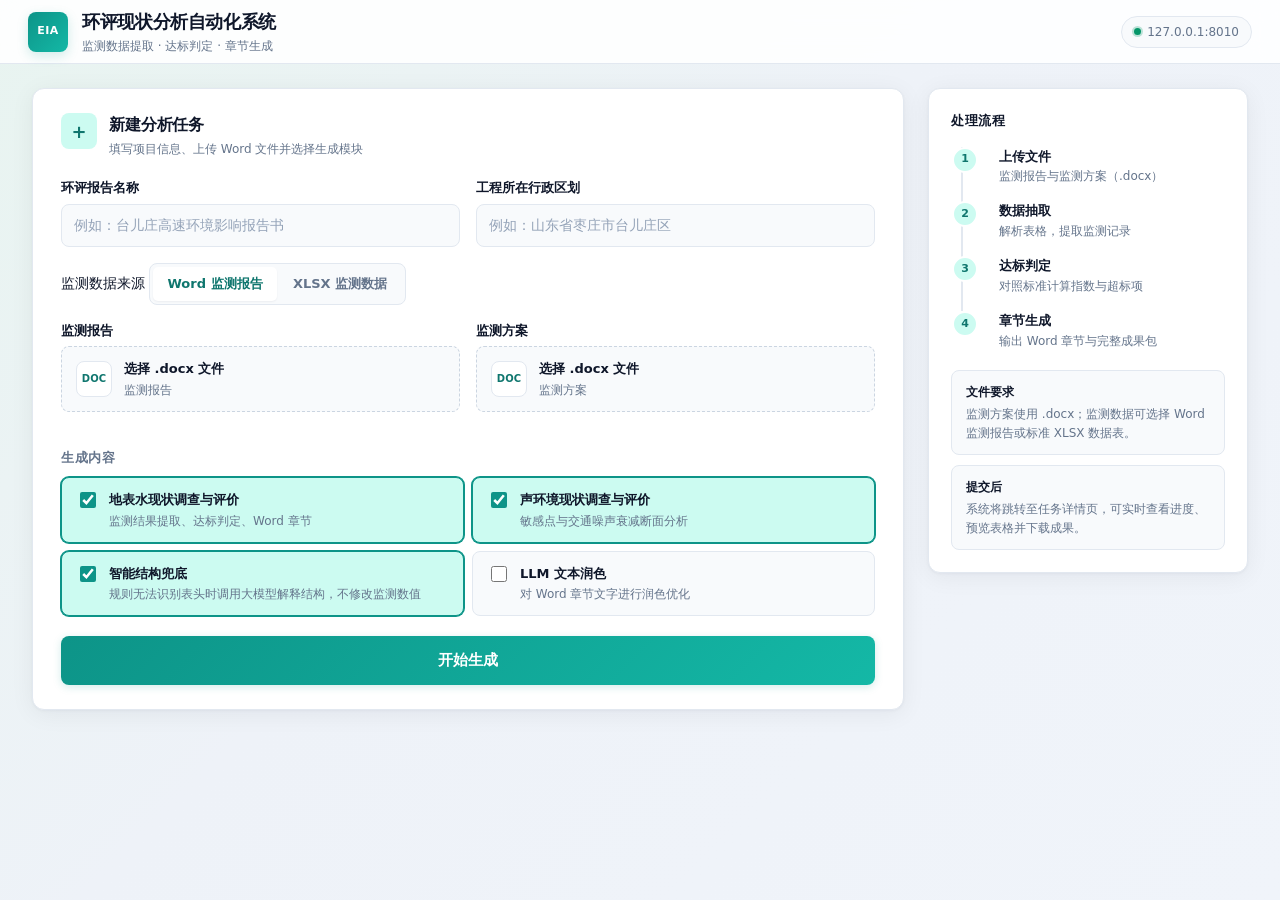
<file: static/index.html>
<!doctype html>
<html lang="zh-CN">
<head>
  <meta charset="utf-8" />
  <meta name="viewport" content="width=device-width, initial-scale=1" />
  <title>新建任务 · 环评现状分析</title>
  <link rel="stylesheet" href="/static/styles.css" />
</head>
<body class="page-input">
  <header>
    <a class="brand" href="/">
      <div class="brand-icon" aria-hidden="true">EIA</div>
      <div>
        <h1>环评现状分析自动化系统</h1>
        <p class="brand-sub">监测数据提取 · 达标判定 · 章节生成</p>
      </div>
    </a>
    <div class="header-right">
      <div class="service-badge">127.0.0.1:8010</div>
    </div>
  </header>

  <main>
    <div class="input-layout">
      <section class="input-form-panel">
        <div class="section-header">
          <div class="section-icon" aria-hidden="true">+</div>
          <div>
            <h2>新建分析任务</h2>
            <p class="section-desc">填写项目信息、上传 Word 文件并选择生成模块</p>
          </div>
        </div>

        <form id="jobForm">
          <div class="form-row">
            <div class="field">
              <label class="field-label" for="reportName">环评报告名称</label>
              <input id="reportName" name="report_name" type="text" required placeholder="例如：台儿庄高速环境影响报告书" />
            </div>
            <div class="field">
              <label class="field-label" for="adminDivision">工程所在行政区划</label>
              <input id="adminDivision" name="admin_division" type="text" required placeholder="例如：山东省枣庄市台儿庄区" />
            </div>
          </div>

          <div class="field source-mode-field">
            <span class="field-label">监测数据来源</span>
            <div class="segmented-control" role="radiogroup" aria-label="监测数据来源">
              <label>
                <input type="radio" name="data_source_type" value="docx_report" checked />
                <span>Word 监测报告</span>
              </label>
              <label>
                <input type="radio" name="data_source_type" value="xlsx_data" />
                <span>XLSX 监测数据</span>
              </label>
            </div>
          </div>

          <div class="form-files">
            <div class="field">
              <label id="dataFileLabel" class="field-label">监测报告</label>
              <div class="file-field">
                <input id="monitoringReport" name="monitoring_report" type="file" accept=".docx" required />
                <div class="file-drop">
                  <div id="dataFileIcon" class="file-drop-icon">DOC</div>
                  <div class="file-drop-text">
                    <div class="file-drop-name" id="reportFileName">选择 .docx 文件</div>
                    <div id="dataFileHint" class="file-drop-hint">监测报告</div>
                  </div>
                </div>
              </div>
            </div>
            <div class="field">
              <label class="field-label">监测方案</label>
              <div class="file-field">
                <input id="monitoringPlan" name="monitoring_plan" type="file" accept=".docx" required />
                <div class="file-drop">
                  <div class="file-drop-icon">DOC</div>
                  <div class="file-drop-text">
                    <div class="file-drop-name" id="planFileName">选择 .docx 文件</div>
                    <div class="file-drop-hint">监测方案</div>
                  </div>
                </div>
              </div>
            </div>
          </div>

          <h3>生成内容</h3>
          <div class="checks checks-grid">
            <label class="option-card">
              <input name="run_surface_water" type="checkbox" checked />
              <div class="option-body">
                <div class="option-title">地表水现状调查与评价</div>
                <div class="option-desc">监测结果提取、达标判定、Word 章节</div>
              </div>
            </label>
            <label class="option-card">
              <input name="run_noise" type="checkbox" checked />
              <div class="option-body">
                <div class="option-title">声环境现状调查与评价</div>
                <div class="option-desc">敏感点与交通噪声衰减断面分析</div>
              </div>
            </label>
            <label class="option-card">
              <input name="enable_llm_extraction" type="checkbox" checked />
              <div class="option-body">
                <div class="option-title">智能结构兜底</div>
                <div class="option-desc">规则无法识别表头时调用大模型解释结构，不修改监测数值</div>
              </div>
            </label>
            <label class="option-card">
              <input name="enable_llm_text_polish" type="checkbox" />
              <div class="option-body">
                <div class="option-title">LLM 文本润色</div>
                <div class="option-desc">对 Word 章节文字进行润色优化</div>
              </div>
            </label>
          </div>

          <div id="formError" class="form-error"></div>
          <button id="submitBtn" type="submit">开始生成</button>
        </form>
      </section>

      <aside class="input-aside panel">
        <h3 class="aside-title">处理流程</h3>
        <ol class="steps-list">
          <li><strong>上传文件</strong><span>监测报告与监测方案（.docx）</span></li>
          <li><strong>数据抽取</strong><span>解析表格，提取监测记录</span></li>
          <li><strong>达标判定</strong><span>对照标准计算指数与超标项</span></li>
          <li><strong>章节生成</strong><span>输出 Word 章节与完整成果包</span></li>
        </ol>
        <div class="aside-note">
          <strong>文件要求</strong>
          <p>监测方案使用 .docx；监测数据可选择 Word 监测报告或标准 XLSX 数据表。</p>
        </div>
        <div class="aside-note">
          <strong>提交后</strong>
          <p>系统将跳转至任务详情页，可实时查看进度、预览表格并下载成果。</p>
        </div>
      </aside>
    </div>
  </main>

  <script src="/static/app.js"></script>
  <script>
    const form = document.getElementById("jobForm");
    const submitBtn = document.getElementById("submitBtn");
    const formError = document.getElementById("formError");

    bindFileInput("monitoringReport", "reportFileName");
    bindFileInput("monitoringPlan", "planFileName");
    document.querySelectorAll('input[name="data_source_type"]').forEach((input) => {
      input.addEventListener("change", updateDataSourceMode);
    });
    updateDataSourceMode();

    function updateDataSourceMode() {
      const xlsx = form.data_source_type.value === "xlsx_data";
      const dataInput = document.getElementById("monitoringReport");
      dataInput.accept = xlsx ? ".xlsx" : ".docx";
      dataInput.value = "";
      document.getElementById("dataFileLabel").textContent = xlsx ? "监测数据" : "监测报告";
      document.getElementById("dataFileIcon").textContent = xlsx ? "XLS" : "DOC";
      document.getElementById("dataFileHint").textContent = xlsx ? "地表水和噪声监测数据" : "监测报告";
      document.getElementById("reportFileName").textContent = xlsx ? "选择 .xlsx 文件" : "选择 .docx 文件";
    }


    form.addEventListener("submit", async (event) => {
      event.preventDefault();
      formError.classList.remove("visible");
      formError.textContent = "";

      const data = new FormData(form);
      data.set("run_surface_water", form.run_surface_water.checked ? "true" : "false");
      data.set("run_noise", form.run_noise.checked ? "true" : "false");
      data.set("enable_llm_extraction", form.enable_llm_extraction.checked ? "true" : "false");
      data.set("enable_llm_text_polish", form.enable_llm_text_polish.checked ? "true" : "false");

      submitBtn.disabled = true;
      submitBtn.textContent = "正在上传…";

      try {
        const response = await fetch("/api/jobs", { method: "POST", body: data });
        const payload = await response.json();
        if (!response.ok) throw new Error(payload.detail || "任务创建失败");
        window.location.href = `/jobs/${payload.job_id}`;
      } catch (error) {
        const msg = error.message === "Failed to fetch"
          ? "无法连接服务器，请确认已在项目目录运行 python web_app.py"
          : error.message;
        formError.textContent = msg;
        formError.classList.add("visible");
        submitBtn.disabled = false;
        submitBtn.textContent = "开始生成";
      }
    });
  </script>
</body>
</html>
</file>
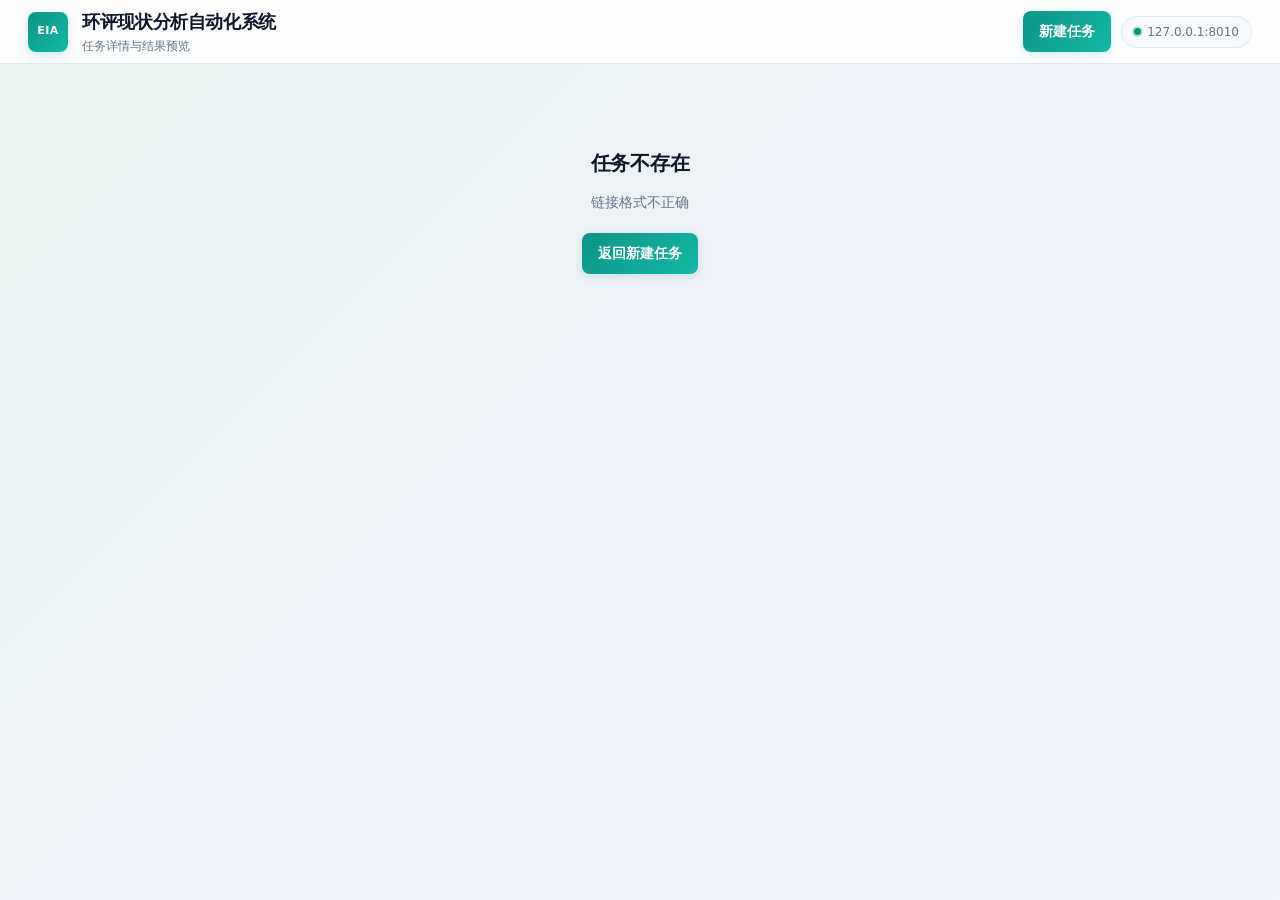
<file: static/job.html>
<!doctype html>
<html lang="zh-CN">
<head>
  <meta charset="utf-8" />
  <meta name="viewport" content="width=device-width, initial-scale=1" />
  <title>任务详情 · 环评现状分析</title>
  <link rel="stylesheet" href="/static/styles.css" />
</head>
<body class="page-job">
  <header>
    <a class="brand" href="/">
      <div class="brand-icon" aria-hidden="true">EIA</div>
      <div>
        <h1>环评现状分析自动化系统</h1>
        <p class="brand-sub">任务详情与结果预览</p>
      </div>
    </a>
    <div class="header-right">
      <a class="download-button btn-ghost" href="/">新建任务</a>
      <div class="service-badge">127.0.0.1:8010</div>
    </div>
  </header>

  <main>
    <div id="notFound" class="not-found" style="display:none;">
      <h2>任务不存在</h2>
      <p id="notFoundMsg">无法找到该任务，可能已被删除或链接有误。</p>
      <a class="download-button" href="/">返回新建任务</a>
    </div>

    <div id="jobContent" class="job-layout" style="display:none;">
      <aside class="job-sidebar">
        <div id="jobHero" class="sidebar-card job-hero">
          <div class="job-hero-top">
            <span id="statusPill" class="pill">等待中</span>
          </div>
          <h2 class="job-title" id="jobTitle">—</h2>
          <p class="job-meta" id="jobMeta">—</p>
          <div class="job-step-label">当前步骤</div>
          <div class="job-step" id="currentStep">—</div>
          <div id="jobError" class="job-error" style="display:none;"></div>
        </div>

        <div class="sidebar-card">
          <h3 class="sidebar-heading">任务信息</h3>
          <div class="status-grid sidebar-grid">
            <div class="label">任务编号</div><div id="jobId" class="mono">-</div>
            <div class="label">状态</div><div id="statusText">等待中</div>
            <div class="label">步骤</div><div id="stepText">-</div>
            <div class="label">结构解析</div><div id="schemaFallbackText">等待结果</div>
            <div class="label">LLM 润色</div><div id="llmTextPolishText">未启用</div>
            <div class="label">错误</div><div id="errorText">-</div>
          </div>
        </div>

        <div id="sidebarDownloads" class="sidebar-card" style="display:none;">
          <h3 class="sidebar-heading">成果下载</h3>
          <div id="textDownloads" class="downloads sidebar-downloads"></div>
        </div>

        <div class="sidebar-card sidebar-logs-card">
          <h3 class="sidebar-heading">运行日志</h3>
          <pre id="logs" class="sidebar-logs"></pre>
        </div>
      </aside>

      <div class="job-main">
        <div id="processingBanner" class="processing-banner">
          <strong>正在处理中</strong>
          <span id="processingHint">完成后将自动展示监测数据与达标判定结果</span>
        </div>

        <div id="schemaReviewBanner" class="schema-review-banner" style="display:none;">
          <strong>结构解析需人工复核</strong>
          <ul id="schemaReviewReasons"></ul>
        </div>
        <div id="inputValidationBanner" class="schema-review-banner" style="display:none;">
          <strong>XLSX 输入数据校核失败</strong>
          <ul id="inputValidationReasons"></ul>
          <div id="inputValidationDownloads" class="downloads"></div>
        </div>


        <div id="mainPlaceholder" class="main-placeholder">
          <div class="placeholder-inner">
            <div class="placeholder-spinner"></div>
            <p>任务运行中，请稍候…</p>
          </div>
        </div>

        <div id="previewSection" style="display:none;">
          <div class="result-section">
            <div class="result-section-header">
              <div>
                <div class="result-section-title">监测数据提取</div>
                <div class="table-note">已抽取的点位、监测结果和动态因子列</div>
              </div>
            </div>
            <div class="tabs" data-tab-group="monitoring">
              <button type="button" class="tab-button active" data-target="surfaceWaterResults">地表水</button>
              <button type="button" class="tab-button" data-target="noiseSensitiveResults">声环境敏感点</button>
              <button type="button" class="tab-button" data-target="noiseAttenuationResults">交通噪声衰减</button>
            </div>
            <div id="surfaceWaterResults" class="table-card active"></div>
            <div id="noiseSensitiveResults" class="table-card"></div>
            <div id="noiseAttenuationResults" class="table-card"></div>
          </div>

          <div class="result-section">
            <div class="result-section-header">
              <div>
                <div class="result-section-title">达标判定</div>
                <div class="table-note">标准指数、超标量与复核提示</div>
              </div>
            </div>
            <div id="noiseSummary" class="summary-grid"></div>
            <div class="tabs" data-tab-group="compliance">
              <button type="button" class="tab-button active" data-target="surfaceWaterCompliance">地表水</button>
              <button type="button" class="tab-button" data-target="noiseSensitive">声环境敏感点</button>
              <button type="button" class="tab-button" data-target="noiseAttenuation">声环境衰减</button>
            </div>
            <div id="surfaceWaterCompliance" class="table-card active"></div>
            <div id="noiseSensitive" class="table-card"></div>
            <div id="noiseAttenuation" class="table-card"></div>
          </div>
        </div>
      </div>
    </div>
  </main>

  <script src="/static/app.js?v=20260731-result-download-fix"></script>
  <script>
    const jobId = window.location.pathname.match(/^\/jobs\/([^/]+)\/?$/)?.[1];
    let timer = null;
    let latestGroups = {};
    let terminalHandled = false;

    bindTabButtons();

    if (!jobId) {
      showNotFound("链接格式不正确");
    } else {
      document.getElementById("jobId").textContent = jobId;
      document.title = `任务 ${jobId} · 环评现状分析`;
      document.getElementById("jobContent").style.display = "";
      poll();
      timer = setInterval(poll, 2000);
    }

    async function poll() {
      try {
        const [statusResponse, logResponse] = await Promise.all([
          fetch(`/api/jobs/${jobId}`),
          fetch(`/api/jobs/${jobId}/logs`)
        ]);

        if (statusResponse.status === 404) {
          clearInterval(timer);
          showNotFound("任务不存在或已被删除");
          return;
        }

        const status = await statusResponse.json();
        const logs = await logResponse.text();
        latestGroups = status.result_groups || {};
        const meta = status.project_meta || {};

        document.getElementById("jobTitle").textContent = meta.report_name || "分析任务";
        document.getElementById("jobMeta").textContent = [
          meta.admin_division,
          meta.created_at ? `创建于 ${meta.created_at}` : null
        ].filter(Boolean).join(" · ");

        updateHero(status);
        document.getElementById("statusText").textContent = statusLabel(status.status);
        document.getElementById("stepText").textContent = status.current_step || "-";
        document.getElementById("errorText").textContent = status.error || "-";
        renderLlmTextPolishStatus(status.llm_text_polish || {});
        renderSchemaFallbackStatus(status.schema_fallback || {});
        renderInputValidationStatus(status.input_validation || {}, jobId);
        document.getElementById("logs").textContent = logs || "暂无日志";

        const isRunning = status.status === "queued" || status.status === "pending" || status.status === "running";
        document.getElementById("processingBanner").classList.toggle("visible", isRunning);
        document.getElementById("mainPlaceholder").classList.toggle("visible", isRunning);

        if (status.status === "success") {
          clearInterval(timer);
          document.getElementById("mainPlaceholder").classList.remove("visible");
          document.getElementById("sidebarDownloads").style.display = "";
          renderTextDownloads(latestGroups, jobId);
          if (!terminalHandled) {
            terminalHandled = true;
            await loadPreviewSafely();
          }
        } else if (status.status === "failed") {
          clearInterval(timer);
          document.getElementById("mainPlaceholder").classList.remove("visible");
          if (hasResultFiles(latestGroups)) {
            document.getElementById("sidebarDownloads").style.display = "";
            renderTextDownloads(latestGroups, jobId);
          }
        }
      } catch (error) {
        console.error(error);
        if (error.message === "Failed to fetch") {
          document.getElementById("currentStep").textContent =
            "无法连接服务器，请确认 python web_app.py 正在运行";
        }
      }
    }

    function hasResultFiles(groups) {
      return Object.values(groups || {}).some((group) => Array.isArray(group.files) && group.files.length > 0);
    }

    function updateHero(status) {
      const hero = document.getElementById("jobHero");
      const pill = document.getElementById("statusPill");
      const step = document.getElementById("currentStep");
      const errorEl = document.getElementById("jobError");

      pill.textContent = statusLabel(status.status);
      pill.className = `pill ${status.status || ""}`;
      step.textContent = status.current_step || "—";

      hero.className = "sidebar-card job-hero";
      if (status.status) hero.classList.add(status.status);

      if (status.error) {
        errorEl.textContent = status.error;
        errorEl.style.display = "";
      } else {
        errorEl.style.display = "none";
      }
    }

    async function loadPreview() {
      const response = await fetch(`/api/jobs/${jobId}/preview`);
      if (!response.ok) {
        throw new Error(`\u9884\u89c8\u63a5\u53e3\u8fd4\u56de ${response.status}`);
      }
      const preview = await response.json();

      renderTable("surfaceWaterResults", preview.monitoring_extraction.surface_water_results, "monitoring", jobId);
      renderTableGroup("noiseSensitiveResults", preview.monitoring_extraction.noise_sensitive_results, "monitoring", jobId);
      renderTable("noiseAttenuationResults", preview.monitoring_extraction.noise_attenuation_results, "monitoring", jobId);
      renderTable("surfaceWaterCompliance", preview.compliance.surface_water_compliance, "surface_water_compliance", jobId);
      renderTableGroup("noiseSensitive", preview.compliance.noise_sensitive, "noise_compliance", jobId);
      renderTable("noiseAttenuation", preview.compliance.noise_attenuation, "noise_compliance", jobId);
      renderNoiseSummary(preview.compliance.noise_summary || {});
      renderLlmTextPolishStatus(preview.llm_text_polish || {});
      renderSchemaFallbackStatus(preview.schema_fallback || {});
    }

    async function loadPreviewSafely() {
      try {
        await loadPreview();
        document.getElementById("previewSection").style.display = "";
      } catch (error) {
        console.error("\u7ed3\u679c\u9884\u89c8\u52a0\u8f7d\u5931\u8d25", error);
        const banner = document.getElementById("processingBanner");
        banner.querySelector("strong").textContent = "\u62a5\u544a\u5df2\u751f\u6210\uff0c\u6570\u636e\u9884\u89c8\u52a0\u8f7d\u5931\u8d25";
        document.getElementById("processingHint").textContent =
          "\u53ef\u5148\u4e0b\u8f7d\u5b8c\u6574\u62a5\u544a\uff1b\u5237\u65b0\u9875\u9762\u53ef\u91cd\u65b0\u52a0\u8f7d\u6570\u636e\u9884\u89c8\u3002";
        banner.classList.add("visible");
      }
    }

    function showNotFound(message) {
      document.getElementById("jobContent").style.display = "none";
      document.getElementById("notFound").style.display = "";
      document.getElementById("notFoundMsg").textContent = message;
    }
  </script>
</body>
</html>
</file>
<file: static/styles.css>
:root {
  color-scheme: light;
  --bg: #eef2f6;
  --bg-accent: linear-gradient(135deg, #e8f4f0 0%, #eef2f8 45%, #f0f4fa 100%);
  --panel: #ffffff;
  --line: #e2e8f0;
  --line-strong: #cbd5e1;
  --text: #0f172a;
  --muted: #64748b;
  --soft: #f8fafc;
  --accent: #0d9488;
  --accent-light: #ccfbf1;
  --accent-dark: #0f766e;
  --accent-glow: rgba(13, 148, 136, 0.18);
  --ok: #059669;
  --ok-bg: #ecfdf5;
  --bad: #dc2626;
  --bad-bg: #fef2f2;
  --warn: #d97706;
  --warn-bg: #fffbeb;
  --pending: #2563eb;
  --pending-bg: #eff6ff;
  --shadow-sm: 0 1px 2px rgba(15, 23, 42, 0.05);
  --shadow: 0 4px 24px rgba(15, 23, 42, 0.06), 0 1px 3px rgba(15, 23, 42, 0.04);
  --radius: 12px;
  --radius-sm: 8px;
}

* { box-sizing: border-box; }

body {
  margin: 0;
  min-height: 100vh;
  background: var(--bg);
  background-image: var(--bg-accent);
  color: var(--text);
  font-family: "Segoe UI", "PingFang SC", "Microsoft YaHei", system-ui, sans-serif;
  font-size: 14px;
  line-height: 1.5;
  -webkit-font-smoothing: antialiased;
}

/* ── Header ── */
header {
  position: sticky;
  top: 0;
  z-index: 100;
  background: rgba(255, 255, 255, 0.88);
  backdrop-filter: blur(12px);
  border-bottom: 1px solid var(--line);
  padding: 0 28px;
  height: 64px;
  display: flex;
  align-items: center;
  justify-content: space-between;
  gap: 18px;
}

.brand {
  display: flex;
  align-items: center;
  gap: 14px;
  text-decoration: none;
  color: inherit;
}

.brand-icon {
  width: 40px;
  height: 40px;
  border-radius: 8px;
  background: linear-gradient(135deg, var(--accent) 0%, #14b8a6 100%);
  display: flex;
  align-items: center;
  justify-content: center;
  font-size: 11px;
  font-weight: 800;
  letter-spacing: 0.04em;
  color: #fff;
  box-shadow: 0 4px 12px var(--accent-glow);
  flex-shrink: 0;
}

h1 {
  margin: 0;
  font-size: 18px;
  font-weight: 700;
  letter-spacing: -0.02em;
}

.brand-sub {
  margin: 2px 0 0;
  color: var(--muted);
  font-size: 12px;
  font-weight: 400;
}

.header-right {
  display: flex;
  align-items: center;
  gap: 10px;
}

.service-badge {
  display: inline-flex;
  align-items: center;
  gap: 6px;
  padding: 6px 12px;
  border-radius: 999px;
  background: var(--soft);
  border: 1px solid var(--line);
  color: var(--muted);
  font-size: 12px;
  font-weight: 500;
}

.service-badge::before {
  content: "";
  width: 7px;
  height: 7px;
  border-radius: 50%;
  background: var(--ok);
  box-shadow: 0 0 0 2px rgba(5, 150, 105, 0.25);
}

.btn-ghost {
  background: var(--soft);
  color: var(--accent-dark);
  border: 1px solid var(--line);
  box-shadow: none;
  padding: 8px 14px;
  font-size: 13px;
}

.btn-ghost:hover {
  background: var(--accent-light);
  border-color: var(--accent);
  box-shadow: none;
  transform: none;
}

/* ── Layout ── */
main {
  padding: 24px 32px 40px;
  max-width: 1440px;
  margin: 0 auto;
  width: 100%;
}

.page-input main {
  max-width: 1280px;
}

.page-job main {
  max-width: 100%;
  padding-inline: 24px;
}

.input-layout {
  display: grid;
  grid-template-columns: minmax(0, 1fr) 320px;
  gap: 24px;
  align-items: start;
}

.input-form-panel {
  background: var(--panel);
  border: 1px solid var(--line);
  border-radius: var(--radius);
  padding: 24px 28px;
  box-shadow: var(--shadow);
}

.input-aside {
  position: sticky;
  top: 84px;
}

.aside-title {
  margin: 0 0 16px;
  font-size: 13px;
  font-weight: 700;
  color: var(--text);
  text-transform: uppercase;
  letter-spacing: 0.05em;
}

.steps-list {
  margin: 0 0 20px;
  padding: 0;
  list-style: none;
  counter-reset: step;
}

.steps-list li {
  counter-increment: step;
  position: relative;
  padding: 0 0 16px 36px;
  border-left: 2px solid var(--line);
  margin-left: 10px;
}

.steps-list li:last-child {
  border-left-color: transparent;
  padding-bottom: 0;
}

.steps-list li::before {
  content: counter(step);
  position: absolute;
  left: -11px;
  top: 0;
  width: 22px;
  height: 22px;
  border-radius: 50%;
  background: var(--accent-light);
  color: var(--accent-dark);
  font-size: 11px;
  font-weight: 700;
  display: flex;
  align-items: center;
  justify-content: center;
  border: 2px solid var(--panel);
}

.steps-list li strong {
  display: block;
  font-size: 13px;
  margin-bottom: 2px;
}

.steps-list li span {
  display: block;
  font-size: 12px;
  color: var(--muted);
  line-height: 1.45;
}

.aside-note {
  padding: 12px 14px;
  border-radius: var(--radius-sm);
  background: var(--soft);
  border: 1px solid var(--line);
  margin-bottom: 10px;
}

.aside-note:last-child { margin-bottom: 0; }

.aside-note strong {
  display: block;
  font-size: 12px;
  margin-bottom: 4px;
}

.aside-note p {
  margin: 0;
  font-size: 12px;
  color: var(--muted);
  line-height: 1.55;
}

.form-row {
  display: grid;
  grid-template-columns: 1fr 1fr;
  gap: 16px;
}

.source-mode-field {
  margin-bottom: 16px;
}

.segmented-control {
  display: inline-grid;
  grid-template-columns: repeat(2, minmax(0, 1fr));
  gap: 2px;
  padding: 3px;
  border: 1px solid var(--line);
  border-radius: var(--radius-sm);
  background: var(--soft);
}

.segmented-control label {
  position: relative;
  cursor: pointer;
}

.segmented-control input {
  position: absolute;
  opacity: 0;
  pointer-events: none;
}

.segmented-control span {
  display: flex;
  min-height: 34px;
  align-items: center;
  justify-content: center;
  padding: 7px 14px;
  border-radius: 5px;
  color: var(--muted);
  font-size: 13px;
  font-weight: 600;
  transition: background 0.15s, color 0.15s, box-shadow 0.15s;
}

.segmented-control input:checked + span {
  background: #fff;
  color: var(--accent-dark);
  box-shadow: var(--shadow-sm);
}

.segmented-control input:focus-visible + span {
  outline: 2px solid var(--accent);
  outline-offset: 1px;
}
.form-files {
  display: grid;
  grid-template-columns: 1fr 1fr;
  gap: 16px;
  margin-bottom: 4px;
}

.checks-grid {
  display: grid;
  grid-template-columns: 1fr 1fr;
  gap: 10px;
}

/* ── Job page layout ── */
.job-layout {
  display: grid;
  grid-template-columns: 300px minmax(0, 1fr);
  gap: 24px;
  align-items: start;
}

.job-sidebar {
  display: flex;
  flex-direction: column;
  gap: 12px;
  position: sticky;
  top: 84px;
  max-height: calc(100vh - 100px);
  overflow-y: auto;
}

.sidebar-card {
  background: var(--panel);
  border: 1px solid var(--line);
  border-radius: var(--radius-sm);
  padding: 16px;
  box-shadow: var(--shadow-sm);
}

.sidebar-heading {
  margin: 0 0 12px;
  font-size: 12px;
  font-weight: 700;
  color: var(--muted);
  text-transform: uppercase;
  letter-spacing: 0.05em;
}

.sidebar-grid {
  padding: 0;
  grid-template-columns: 72px 1fr;
  gap: 6px 10px;
  font-size: 12px;
}

.sidebar-grid .mono {
  font-family: "Cascadia Code", "Consolas", monospace;
  font-size: 11px;
  word-break: break-all;
}

.sidebar-downloads {
  flex-direction: column;
  padding: 0;
  gap: 8px;
}

.sidebar-downloads .download-button {
  width: 100%;
  justify-content: flex-start;
  font-size: 13px;
  padding: 9px 12px;
}

.download-group-title {
  color: var(--text-muted);
  font-size: 12px;
  font-weight: 700;
  margin-top: 6px;
}

.download-group-title:first-child {
  margin-top: 0;
}

.sidebar-logs-card {
  flex: 1;
  min-height: 160px;
  display: flex;
  flex-direction: column;
}

pre.sidebar-logs {
  flex: 1;
  max-height: 240px;
  border: 1px solid var(--line);
  border-radius: var(--radius-sm);
  margin: 0;
  padding: 10px 12px;
  font-size: 11px;
  background: #0f172a;
  color: #e2e8f0;
}

.job-main {
  min-width: 0;
}

.main-placeholder {
  display: none;
  border: 1px dashed var(--line-strong);
  border-radius: var(--radius);
  background: var(--soft);
  min-height: 320px;
  align-items: center;
  justify-content: center;
}

.main-placeholder.visible {
  display: flex;
}

.placeholder-inner {
  text-align: center;
  color: var(--muted);
}

.placeholder-inner p {
  margin: 12px 0 0;
  font-size: 14px;
}

.placeholder-spinner {
  width: 32px;
  height: 32px;
  margin: 0 auto;
  border: 3px solid var(--line);
  border-top-color: var(--accent);
  border-radius: 50%;
  animation: spin 0.8s linear infinite;
}

@keyframes spin {
  to { transform: rotate(360deg); }
}

section, .panel {
  background: var(--panel);
  border: 1px solid var(--line);
  border-radius: var(--radius);
  padding: 22px;
  box-shadow: var(--shadow);
}

.section-header {
  display: flex;
  align-items: flex-start;
  gap: 12px;
  margin-bottom: 20px;
}

.section-icon {
  width: 36px;
  height: 36px;
  border-radius: var(--radius-sm);
  background: var(--accent-light);
  color: var(--accent-dark);
  display: flex;
  align-items: center;
  justify-content: center;
  font-size: 18px;
  font-weight: 700;
  flex-shrink: 0;
}

h2 {
  margin: 0;
  font-size: 16px;
  font-weight: 700;
  letter-spacing: -0.01em;
}

.section-desc {
  margin: 3px 0 0;
  color: var(--muted);
  font-size: 12px;
}

h3 {
  margin: 20px 0 10px;
  font-size: 13px;
  font-weight: 600;
  color: var(--muted);
  text-transform: uppercase;
  letter-spacing: 0.04em;
}

/* ── Form ── */
.field { margin-bottom: 16px; }

label.field-label {
  display: block;
  margin-bottom: 6px;
  font-size: 13px;
  font-weight: 600;
  color: var(--text);
}

input[type="text"] {
  width: 100%;
  border: 1px solid var(--line);
  border-radius: var(--radius-sm);
  background: var(--soft);
  color: var(--text);
  padding: 10px 12px;
  font: inherit;
  transition: border-color 0.15s, box-shadow 0.15s, background 0.15s;
}

input[type="text"]:focus {
  outline: none;
  border-color: var(--accent);
  background: #fff;
  box-shadow: 0 0 0 3px var(--accent-glow);
}

input[type="text"]::placeholder { color: #94a3b8; }

.file-field { position: relative; }

.file-field input[type="file"] {
  position: absolute;
  inset: 0;
  opacity: 0;
  cursor: pointer;
  width: 100%;
  height: 100%;
}

.file-drop {
  display: flex;
  align-items: center;
  gap: 12px;
  padding: 12px 14px;
  border: 1.5px dashed var(--line-strong);
  border-radius: var(--radius-sm);
  background: var(--soft);
  transition: border-color 0.15s, background 0.15s;
  cursor: pointer;
}

.file-field:hover .file-drop,
.file-field:focus-within .file-drop {
  border-color: var(--accent);
  background: var(--accent-light);
}

.file-drop-icon {
  width: 36px;
  height: 36px;
  border-radius: var(--radius-sm);
  background: #fff;
  border: 1px solid var(--line);
  display: flex;
  align-items: center;
  justify-content: center;
  font-size: 10px;
  font-weight: 800;
  color: var(--accent-dark);
  letter-spacing: 0.02em;
  flex-shrink: 0;
}

.file-drop-text { min-width: 0; }

.file-drop-name {
  font-size: 13px;
  font-weight: 600;
  color: var(--text);
  white-space: nowrap;
  overflow: hidden;
  text-overflow: ellipsis;
}

.file-drop-hint {
  font-size: 12px;
  color: var(--muted);
  margin-top: 2px;
}

.checks { display: grid; gap: 8px; }

.option-card {
  display: flex;
  align-items: flex-start;
  gap: 10px;
  padding: 12px 14px;
  border: 1px solid var(--line);
  border-radius: var(--radius-sm);
  background: var(--soft);
  cursor: pointer;
  transition: border-color 0.15s, background 0.15s, box-shadow 0.15s;
  user-select: none;
}

.option-card:hover {
  border-color: var(--line-strong);
  background: #fff;
}

.option-card:has(input:checked) {
  border-color: var(--accent);
  background: var(--accent-light);
  box-shadow: 0 0 0 1px var(--accent);
}

.option-card input[type="checkbox"] {
  margin-top: 2px;
  width: 16px;
  height: 16px;
  accent-color: var(--accent);
  flex-shrink: 0;
  cursor: pointer;
}

.option-body { flex: 1; min-width: 0; }

.option-title {
  font-size: 13px;
  font-weight: 600;
  color: var(--text);
}

.option-desc {
  font-size: 12px;
  color: var(--muted);
  margin-top: 2px;
}

/* ── Buttons ── */
button, .download-button {
  border: 0;
  border-radius: var(--radius-sm);
  background: linear-gradient(135deg, var(--accent) 0%, #14b8a6 100%);
  color: #fff;
  padding: 10px 16px;
  font: inherit;
  font-weight: 600;
  cursor: pointer;
  text-decoration: none;
  display: inline-flex;
  align-items: center;
  justify-content: center;
  gap: 8px;
  transition: transform 0.12s, box-shadow 0.15s, opacity 0.15s;
  box-shadow: 0 2px 8px var(--accent-glow);
}

button:hover, .download-button:hover {
  transform: translateY(-1px);
  box-shadow: 0 4px 16px var(--accent-glow);
}

button:active, .download-button:active { transform: translateY(0); }

button:disabled {
  background: #94a3b8;
  box-shadow: none;
  cursor: not-allowed;
  transform: none;
}

#submitBtn {
  width: 100%;
  margin-top: 20px;
  padding: 13px 16px;
  font-size: 15px;
}

.form-error {
  margin-top: 14px;
  padding: 12px 14px;
  border-radius: var(--radius-sm);
  background: var(--bad-bg);
  border: 1px solid #fecaca;
  color: var(--bad);
  font-size: 13px;
  display: none;
}

.form-error.visible { display: block; }

/* ── Job page hero (sidebar) ── */
.job-hero {
  padding: 16px;
}

.job-hero.failed {
  border-color: #fecaca;
  background: var(--bad-bg);
}

.job-hero.running,
.job-hero.queued,
.job-hero.pending {
  border-color: #bfdbfe;
  background: var(--pending-bg);
}

.job-hero.success {
  border-color: #a7f3d0;
  background: var(--ok-bg);
}

.job-hero-top {
  margin-bottom: 10px;
}

.job-title {
  margin: 0 0 6px;
  font-size: 16px;
  font-weight: 700;
  letter-spacing: -0.02em;
  line-height: 1.35;
}

.job-meta {
  margin: 0 0 12px;
  color: var(--muted);
  font-size: 12px;
  line-height: 1.45;
}

.job-step-label {
  font-size: 11px;
  font-weight: 600;
  color: var(--muted);
  text-transform: uppercase;
  letter-spacing: 0.04em;
  margin-bottom: 4px;
}

.job-step {
  color: var(--text);
  font-size: 13px;
  line-height: 1.45;
}

.job-error {
  margin-top: 10px;
  color: var(--bad);
  font-size: 13px;
  font-weight: 500;
}

.pill {
  display: inline-flex;
  align-items: center;
  gap: 6px;
  min-width: 72px;
  justify-content: center;
  border-radius: 999px;
  padding: 4px 12px;
  font-size: 12px;
  font-weight: 700;
  letter-spacing: 0.02em;
  background: #e2e8f0;
  color: var(--muted);
  flex-shrink: 0;
}

.pill.queued { background: var(--pending-bg); color: var(--pending); }
.pill.pending { background: var(--pending-bg); color: var(--pending); }
.pill.running { background: var(--pending-bg); color: var(--pending); }
.pill.running::before {
  content: "";
  width: 6px;
  height: 6px;
  border-radius: 50%;
  background: currentColor;
  animation: pulse 1.2s ease infinite;
}
.pill.success { background: var(--ok-bg); color: var(--ok); }
.pill.failed { background: var(--bad-bg); color: var(--bad); }

@keyframes pulse {
  0%, 100% { opacity: 1; transform: scale(1); }
  50% { opacity: 0.4; transform: scale(0.85); }
}

.processing-banner {
  display: none;
  margin-bottom: 16px;
  padding: 12px 16px;
  border: 1px solid #bfdbfe;
  border-radius: var(--radius-sm);
  background: var(--pending-bg);
  color: var(--muted);
  font-size: 13px;
}

.processing-banner.visible { display: block; }

.processing-banner strong {
  color: var(--pending);
  font-size: 13px;
  margin-right: 8px;
}

/* ── Results ── */
.result-shell { display: grid; gap: 16px; }

.empty-state {
  border: 1.5px dashed var(--line-strong);
  border-radius: var(--radius);
  padding: 48px 24px;
  text-align: center;
  color: var(--muted);
  background: var(--soft);
}

.empty-state-icon {
  font-size: 36px;
  margin-bottom: 12px;
  opacity: 0.6;
}

.empty-state p {
  margin: 0;
  font-size: 14px;
  max-width: 360px;
  margin-inline: auto;
  line-height: 1.6;
}

.result-section {
  border: 1px solid var(--line);
  border-radius: var(--radius);
  overflow: hidden;
  background: #fff;
  box-shadow: var(--shadow-sm);
}

.result-section + .result-section { margin-top: 16px; }

.result-section-header {
  display: flex;
  justify-content: space-between;
  align-items: center;
  gap: 12px;
  padding: 16px 18px;
  border-bottom: 1px solid var(--line);
  background: linear-gradient(to bottom, #fafbfc, #f8fafc);
}

.result-section-title {
  font-weight: 700;
  font-size: 14px;
  display: flex;
  align-items: center;
  gap: 8px;
}

.result-section-title::before {
  content: "";
  width: 3px;
  height: 14px;
  border-radius: 2px;
  background: var(--accent);
}

.table-note {
  color: var(--muted);
  font-size: 12px;
  margin: 4px 0 0 11px;
}

.tabs {
  display: flex;
  flex-wrap: wrap;
  gap: 4px;
  padding: 12px 14px 0;
  border-bottom: 1px solid var(--line);
  background: var(--soft);
}

.tab-button {
  width: auto;
  margin: 0;
  background: transparent;
  color: var(--muted);
  font-weight: 600;
  font-size: 13px;
  padding: 8px 14px;
  border-radius: var(--radius-sm) var(--radius-sm) 0 0;
  box-shadow: none;
  border: 1px solid transparent;
  border-bottom: none;
  position: relative;
  bottom: -1px;
}

.tab-button:hover {
  color: var(--text);
  background: rgba(255, 255, 255, 0.6);
  transform: none;
  box-shadow: none;
}

.tab-button.active {
  background: #fff;
  color: var(--accent-dark);
  border-color: var(--line);
  box-shadow: none;
}

.table-card {
  padding: 16px 18px 18px;
  display: none;
}

.table-card.active { display: block; }

.table-toolbar {
  display: flex;
  align-items: center;
  justify-content: space-between;
  gap: 12px;
  margin-bottom: 12px;
}

.table-title { font-weight: 700; font-size: 14px; }

.table-wrap {
  overflow-x: auto;
  border: 1px solid var(--line);
  border-radius: var(--radius-sm);
  background: #fff;
}

table {
  border-collapse: collapse;
  min-width: 100%;
  white-space: nowrap;
  font-size: 12.5px;
}

th, td {
  border-bottom: 1px solid var(--line);
  border-right: 1px solid var(--line);
  padding: 8px 11px;
  text-align: left;
  vertical-align: top;
}

th:last-child, td:last-child { border-right: 0; }
tbody tr:last-child td { border-bottom: 0; }

th {
  position: sticky;
  top: 0;
  background: #f1f5f9;
  z-index: 1;
  font-weight: 600;
  color: var(--muted);
  font-size: 12px;
}

tbody tr:hover td { background: #f8fafc; }
tr.review-row td { background: var(--warn-bg) !important; }

td.exceed-cell {
  color: var(--bad);
  background: var(--bad-bg) !important;
  font-weight: 700;
}

.summary-grid {
  display: grid;
  grid-template-columns: repeat(4, minmax(0, 1fr));
  gap: 10px;
  padding: 16px 18px;
  border-bottom: 1px solid var(--line);
}

.summary-card {
  border: 1px solid var(--line);
  border-radius: var(--radius-sm);
  padding: 14px;
  background: var(--soft);
  transition: box-shadow 0.15s;
}

.summary-card:hover { box-shadow: var(--shadow-sm); }

.summary-card span {
  display: block;
  font-size: 12px;
  color: var(--muted);
  font-weight: 500;
}

.summary-card strong {
  display: block;
  font-size: 22px;
  font-weight: 700;
  margin-top: 4px;
  color: var(--text);
  letter-spacing: -0.02em;
}

.summary-card strong.danger { color: var(--bad); }

.downloads {
  display: flex;
  flex-wrap: wrap;
  gap: 10px;
  padding: 16px 18px;
}

.download-button.secondary {
  background: var(--soft);
  color: var(--accent-dark);
  border: 1px solid var(--line);
  box-shadow: none;
}

.download-button.secondary:hover {
  background: var(--accent-light);
  border-color: var(--accent);
  box-shadow: none;
}

details.run-details {
  margin-top: 20px;
  border: 1px solid var(--line);
  border-radius: var(--radius-sm);
  background: var(--soft);
  overflow: hidden;
}

details.run-details[open] { background: #fff; }

summary {
  cursor: pointer;
  padding: 12px 16px;
  font-weight: 600;
  font-size: 13px;
  color: var(--muted);
  list-style: none;
  display: flex;
  align-items: center;
  gap: 8px;
  user-select: none;
}

summary::-webkit-details-marker { display: none; }

summary::before {
  content: "▶";
  font-size: 10px;
  transition: transform 0.15s;
}

details[open] summary::before { transform: rotate(90deg); }
details[open] summary { color: var(--text); border-bottom: 1px solid var(--line); }

.status-grid {
  display: grid;
  grid-template-columns: 110px 1fr;
  gap: 8px 14px;
  padding: 14px 16px;
  font-size: 13px;
}

.label { color: var(--muted); font-weight: 500; }

.llm-state { font-weight: 600; }
.llm-state.success { color: var(--ok); }
.llm-state.fallback { color: var(--warn); }
.llm-state.failed { color: var(--bad); }
.llm-state.pending { color: var(--warn); }
.llm-state.needs_review { color: var(--warn); }
.llm-state.not_enabled,
.llm-state.unknown { color: var(--muted); }

.schema-review-banner {
  margin-bottom: 16px;
  padding: 14px 16px;
  border: 1px solid rgba(214, 126, 0, 0.28);
  border-radius: 8px;
  background: rgba(255, 184, 92, 0.12);
  color: var(--text);
}

.schema-review-banner strong {
  display: block;
  margin-bottom: 8px;
  color: var(--warn);
}

.schema-review-banner ul {
  margin: 0;
  padding-left: 18px;
}

.schema-review-banner li {
  margin: 4px 0;
  line-height: 1.55;
  word-break: break-word;
}

pre {
  max-height: 320px;
  overflow: auto;
  margin: 0;
  padding: 14px 16px;
  border-top: 1px solid var(--line);
  background: #0f172a;
  color: #e2e8f0;
  white-space: pre-wrap;
  line-height: 1.6;
  font-size: 12px;
  font-family: "Cascadia Code", "Consolas", monospace;
}

.not-found {
  text-align: center;
  padding: 60px 24px;
}

.not-found h2 { font-size: 20px; margin-bottom: 8px; }
.not-found p { color: var(--muted); margin-bottom: 20px; }

@media (max-width: 1024px) {
  .input-layout {
    grid-template-columns: 1fr;
  }

  .input-aside {
    position: static;
  }

  .job-layout {
    grid-template-columns: 1fr;
  }

  .job-sidebar {
    position: static;
    max-height: none;
  }
}

@media (max-width: 768px) {
  .form-row,
  .form-files,
  .checks-grid {
    grid-template-columns: 1fr;
  }

  .summary-grid { grid-template-columns: repeat(2, minmax(0, 1fr)); }
}

@media (max-width: 640px) {
  header {
    padding: 0 16px;
    height: auto;
    padding-block: 14px;
    flex-direction: column;
    align-items: flex-start;
  }

  main { padding: 14px 16px 24px; }

  .summary-grid { grid-template-columns: 1fr 1fr; }

  .result-section-header, .table-toolbar {
    align-items: flex-start;
    flex-direction: column;
  }
}
</file>
